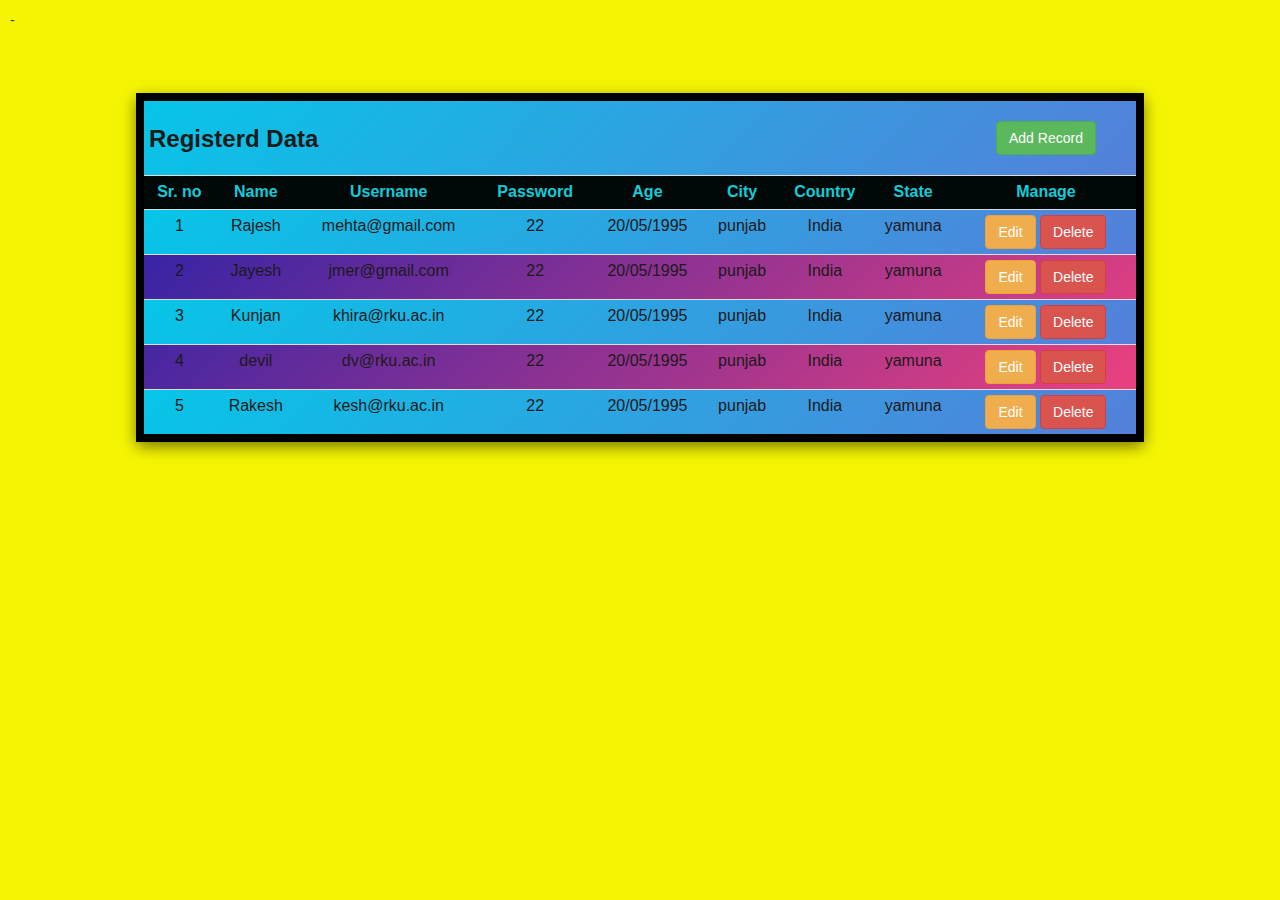
<file: tutorial-2/index.html>
-<html>
    <head>
        <title>Registerd Data</title>
       
        <meta charset="utf-8">
        <meta name="viewport" content="width=device-width, initial-scale=1">
       
        <link rel="stylesheet"  href="https://maxcdn.bootstrapcdn.com/bootstrap/3.4.1/css/bootstrap.min.css"> 
        <script src="https://ajax.googleapis.com/ajax/libs/jquery/3.4.1/jquery.min.js"></script>
        <script src="https://maxcdn.bootstrapcdn.com/bootstrap/3.4.1/js/bootstrap.min.js"></script>
         <script>
       $("document").ready(function(){
                $("a.delete").click(function(){
                    $(this).parents("tr").fadeOut();
;
                });
            });
        </script>
       
        <style>
               
                body{
                    height: 100%;
                    display: flexbox;
                    justify-content: center;
                    align-items: center;
                    padding: 10px;
                    background-color:#f5f503;
                    }
                .modal-content {
                                    margin: 5% auto 15% auto;
                                    width:80%;
                                    border:8px solid rgb(0, 0, 0);
                                }
                .font{
                        font-weight:bold;
                     }
                .bg{
                   
                    background: linear-gradient(135deg, #1e20aa, #f3427d);
                    color:#1d1a1a;
                    }
           
               
                .sr{
                    background-color:#000707;
                    text-align: center;
                    color: rgb(20, 203, 216);
                    }
                   
                .tr{
               
                    text-align: center;
                    }
                table tr#ROW1  {background-color:rgb(23, 167, 167);
                    background: linear-gradient(135deg, #06c6e7, #557fda);
                                }
 
                .backtosite{
                    color: whitesmoke;
                    font-size: large;
                }                
               
        </style>
    </head>
    <div>
    <body>
        <table class="modal-content bg table table-condensed table-striped ">
            <tr  id="ROW1">
                <td colspan="8"><h3 style="font-weight: bold;">Registerd Data</h3></td>
                <td style="padding: 20px; text-align: center;"><input type="submit" class="btn btn-success w-25" value="Add Record"></td>
            </tr>
            <tr class="font sr">
                <td>Sr. no</td>
                <td>Name</td>
                <td>Username</td>
                <td>Password</td>
                <td>Age</td>
                <td>City</td>
                <td>Country</td>
                <td>State</td>
                <td>Manage</td>
            </tr>
            <tr id="ROW1" class="tr">
                <td>1</td>
                <td>Rajesh</td>
                <td>mehta@gmail.com</td>
                <td>22</td>
                <td>20/05/1995</td>
                <td>punjab</td>
                <td>India</td>
                <td>yamuna</td>
                <td><a href="#"><button type="button" class="btn btn-warning">Edit</button> </a>
                <a href="#" class="delete"><button type="button" class="btn btn-danger">Delete</button></a></td>
            </tr>
            <tr class="tr">
                <td>2</td>
                <td>Jayesh</td>
                <td>jmer@gmail.com</td>
                <td>22</td>
                <td>20/05/1995</td>
                <td>punjab</td>
                <td>India</td>
                <td>yamuna</td>
                <td><a href="#"><button type="button" class="btn btn-warning">Edit</button> </a>
                <a href="#" class="delete"><button type="button" class="btn btn-danger">Delete</button></a></td>
            </tr>
            <tr class="tr" id="ROW1">
                <td>3</td>
                <td>Kunjan</td>
                <td>khira@rku.ac.in</td>
                <td>22</td>
                <td>20/05/1995</td>
                <td>punjab</td>
                <td>India</td>
                <td>yamuna</td>
                <td><a href="#"><button type="button" class="btn btn-warning">Edit</button> </a>
                <a href="#" class="delete"><button type="button" class="btn btn-danger">Delete</button></a></td>
            </tr>

            <tr class="tr">
                <td>4</td>
                <td>devil</td>
                <td>dv@rku.ac.in</td>
                <td>22</td>
                <td>20/05/1995</td>
                <td>punjab</td>
                <td>India</td>
                <td>yamuna</td>
                <td><a href="#"><button type="button" class="btn btn-warning">Edit</button> </a>
                <a href="#" class="delete"><button type="button" class="btn btn-danger">Delete</button></a></td>
            </tr>
            <tr class="tr" id="ROW1">
                <td>5</td>
                <td>Rakesh</td>
                <td>kesh@rku.ac.in</td>
                <td>22</td>
                <td>20/05/1995</td>
                <td>punjab</td>
                <td>India</td>
                <td>yamuna</td>
                <td><a href="#"><button type="button" class="btn btn-warning">Edit</button> </a>
                <a href="#" class="delete"><button type="button" class="btn btn-danger">Delete</button></a></td>
            </tr>
           
        </table>
       
          <!--- <p class="backtosite"> <a href="../index.html#portfolio" class="backtosite" >Back to Website !!!</a></p> -->
   
        </div>
    </body>
</html>
</file>
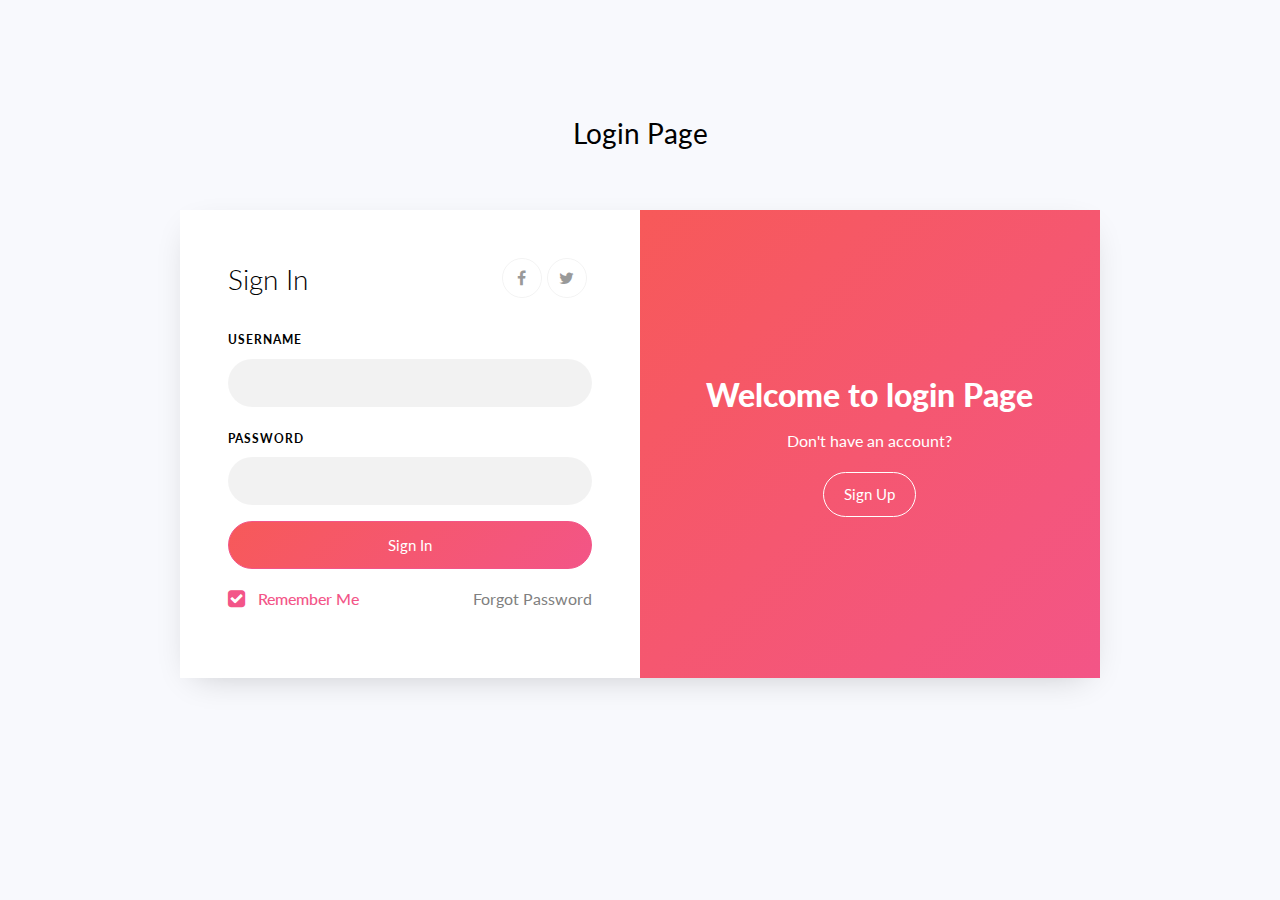
<file: tutorial-3/index.html>
<!doctype html>
<html lang="en">
  <head>
  	<title>Krisha Login Form</title>
    <meta charset="utf-8">
    <meta name="viewport" content="width=device-width, initial-scale=1, shrink-to-fit=no">

	<link href="https://fonts.googleapis.com/css?family=Lato:300,400,700,900&display=swap" rel="stylesheet">

	<link rel="stylesheet" href="https://stackpath.bootstrapcdn.com/font-awesome/4.7.0/css/font-awesome.min.css">
	
	<link rel="stylesheet" href="css/style.css">
	<script src="jquery-3.6.0.min.js"></script>
  <script>
    $(document).ready(function(){
        $("#form").submit(function(){
            
             var Username =$("#username").val();
             var Password =$("#pass").val();
             if (Username == "" ) {
                    alert('Enter Email');
                    return false;
                }

                 
                if (Password == "" ) {
                    alert('Enter Password');
                    return false;
                }
        });
    });
  </script>
	

	</head>
	<body>
	<section class="ftco-section">
		<div class="container">
			<div class="row justify-content-center">
				<div class="col-md-6 text-center mb-5">
					<h2 class="heading-section">Login Page</h2>
				</div>
			</div>
			<div class="row justify-content-center">
				<div class="col-md-12 col-lg-10">
					<div class="wrap d-md-flex">
						<div class="text-wrap p-4 p-lg-5 text-center d-flex align-items-center order-md-last">
							<div class="text w-100">
								<h2>Welcome to login Page</h2>
								<p>Don't have an account?</p>
								<a href="registration.html" class="btn btn-white btn-outline-white">Sign Up</a>
							</div>
			      </div>
						<div class="login-wrap p-4 p-lg-5">
			      	<div class="d-flex">
			      		<div class="w-100">
			      			<h3 class="mb-4">Sign In</h3>
			      		</div>
								<div class="w-100">
									<p class="social-media d-flex justify-content-end">
										<a href="#" class="social-icon d-flex align-items-center justify-content-center"><span class="fa fa-facebook"></span></a>
										<a href="#" class="social-icon d-flex align-items-center justify-content-center"><span class="fa fa-twitter"></span></a>
									</p>
								</div>
			      	</div>
							<form action="#" class="signin-form" method="post" id="form">
			      		<div class="form-group mb-3">
			      			<label class="label" for="name">Username</label>
			      			<input type="text" class="form-control" name="" id="username" >
			      		</div>
		            <div class="form-group mb-3">
		            	<label class="label" for="password">Password</label>
		              <input type="password" class="form-control" name="" id="pass" >
		            </div>
		            <div class="form-group">
		            	<button type="submit" class="form-control btn btn-primary submit px-3">Sign In</button>
		            </div>
		            <div class="form-group d-md-flex">
		            	<div class="w-50 text-left">
			            	<label class="checkbox-wrap checkbox-primary mb-0">Remember Me
									  <input type="checkbox" checked>
									  <span class="checkmark"></span>
										</label>
									</div>
									<div class="w-50 text-md-right">
										<a href="#">Forgot Password</a>
									</div>
		            </div>
		          </form>
		        </div>
		      </div>
				</div>
			</div>
		</div>
	</section>

	<script src="js/jquery.min.js"></script>
  <script src="js/popper.js"></script>
  <script src="js/bootstrap.min.js"></script>
  <script src="js/main.js"></script>

	</body>
</html>
</file>
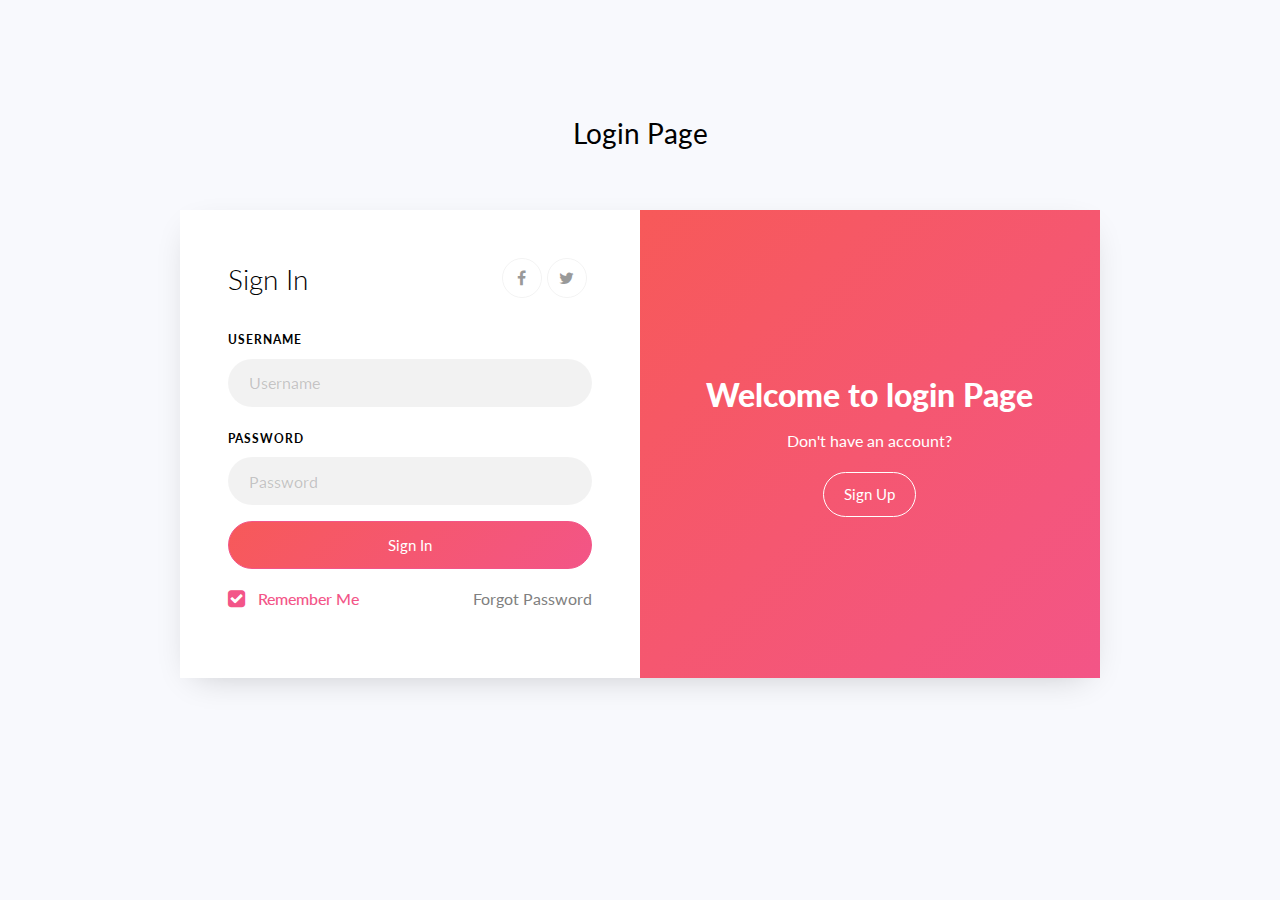
<file: tutorial01/index.html>
<!doctype html>
<html lang="en">
  <head>
  	<title>Krisha Login Form</title>
    <meta charset="utf-8">
    <meta name="viewport" content="width=device-width, initial-scale=1, shrink-to-fit=no">

	<link href="https://fonts.googleapis.com/css?family=Lato:300,400,700,900&display=swap" rel="stylesheet">

	<link rel="stylesheet" href="https://stackpath.bootstrapcdn.com/font-awesome/4.7.0/css/font-awesome.min.css">
	
	<link rel="stylesheet" href="css/style.css">

	</head>
	<body>
	<section class="ftco-section">
		<div class="container">
			<div class="row justify-content-center">
				<div class="col-md-6 text-center mb-5">
					<h2 class="heading-section">Login Page</h2>
				</div>
			</div>
			<div class="row justify-content-center">
				<div class="col-md-12 col-lg-10">
					<div class="wrap d-md-flex">
						<div class="text-wrap p-4 p-lg-5 text-center d-flex align-items-center order-md-last">
							<div class="text w-100">
								<h2>Welcome to login Page</h2>
								<p>Don't have an account?</p>
								<a href="registration.html" class="btn btn-white btn-outline-white">Sign Up</a>
							</div>
			      </div>
						<div class="login-wrap p-4 p-lg-5">
			      	<div class="d-flex">
			      		<div class="w-100">
			      			<h3 class="mb-4">Sign In</h3>
			      		</div>
								<div class="w-100">
									<p class="social-media d-flex justify-content-end">
										<a href="#" class="social-icon d-flex align-items-center justify-content-center"><span class="fa fa-facebook"></span></a>
										<a href="#" class="social-icon d-flex align-items-center justify-content-center"><span class="fa fa-twitter"></span></a>
									</p>
								</div>
			      	</div>
							<form action="#" class="signin-form">
			      		<div class="form-group mb-3">
			      			<label class="label" for="name">Username</label>
			      			<input type="text" class="form-control" placeholder="Username" required>
			      		</div>
		            <div class="form-group mb-3">
		            	<label class="label" for="password">Password</label>
		              <input type="password" class="form-control" placeholder="Password" required>
		            </div>
		            <div class="form-group">
		            	<button type="submit" class="form-control btn btn-primary submit px-3">Sign In</button>
		            </div>
		            <div class="form-group d-md-flex">
		            	<div class="w-50 text-left">
			            	<label class="checkbox-wrap checkbox-primary mb-0">Remember Me
									  <input type="checkbox" checked>
									  <span class="checkmark"></span>
										</label>
									</div>
									<div class="w-50 text-md-right">
										<a href="#">Forgot Password</a>
									</div>
		            </div>
		          </form>
		        </div>
		      </div>
				</div>
			</div>
		</div>
	</section>

	<script src="js/jquery.min.js"></script>
  <script src="js/popper.js"></script>
  <script src="js/bootstrap.min.js"></script>
  <script src="js/main.js"></script>

	</body>
</html>
</file>
